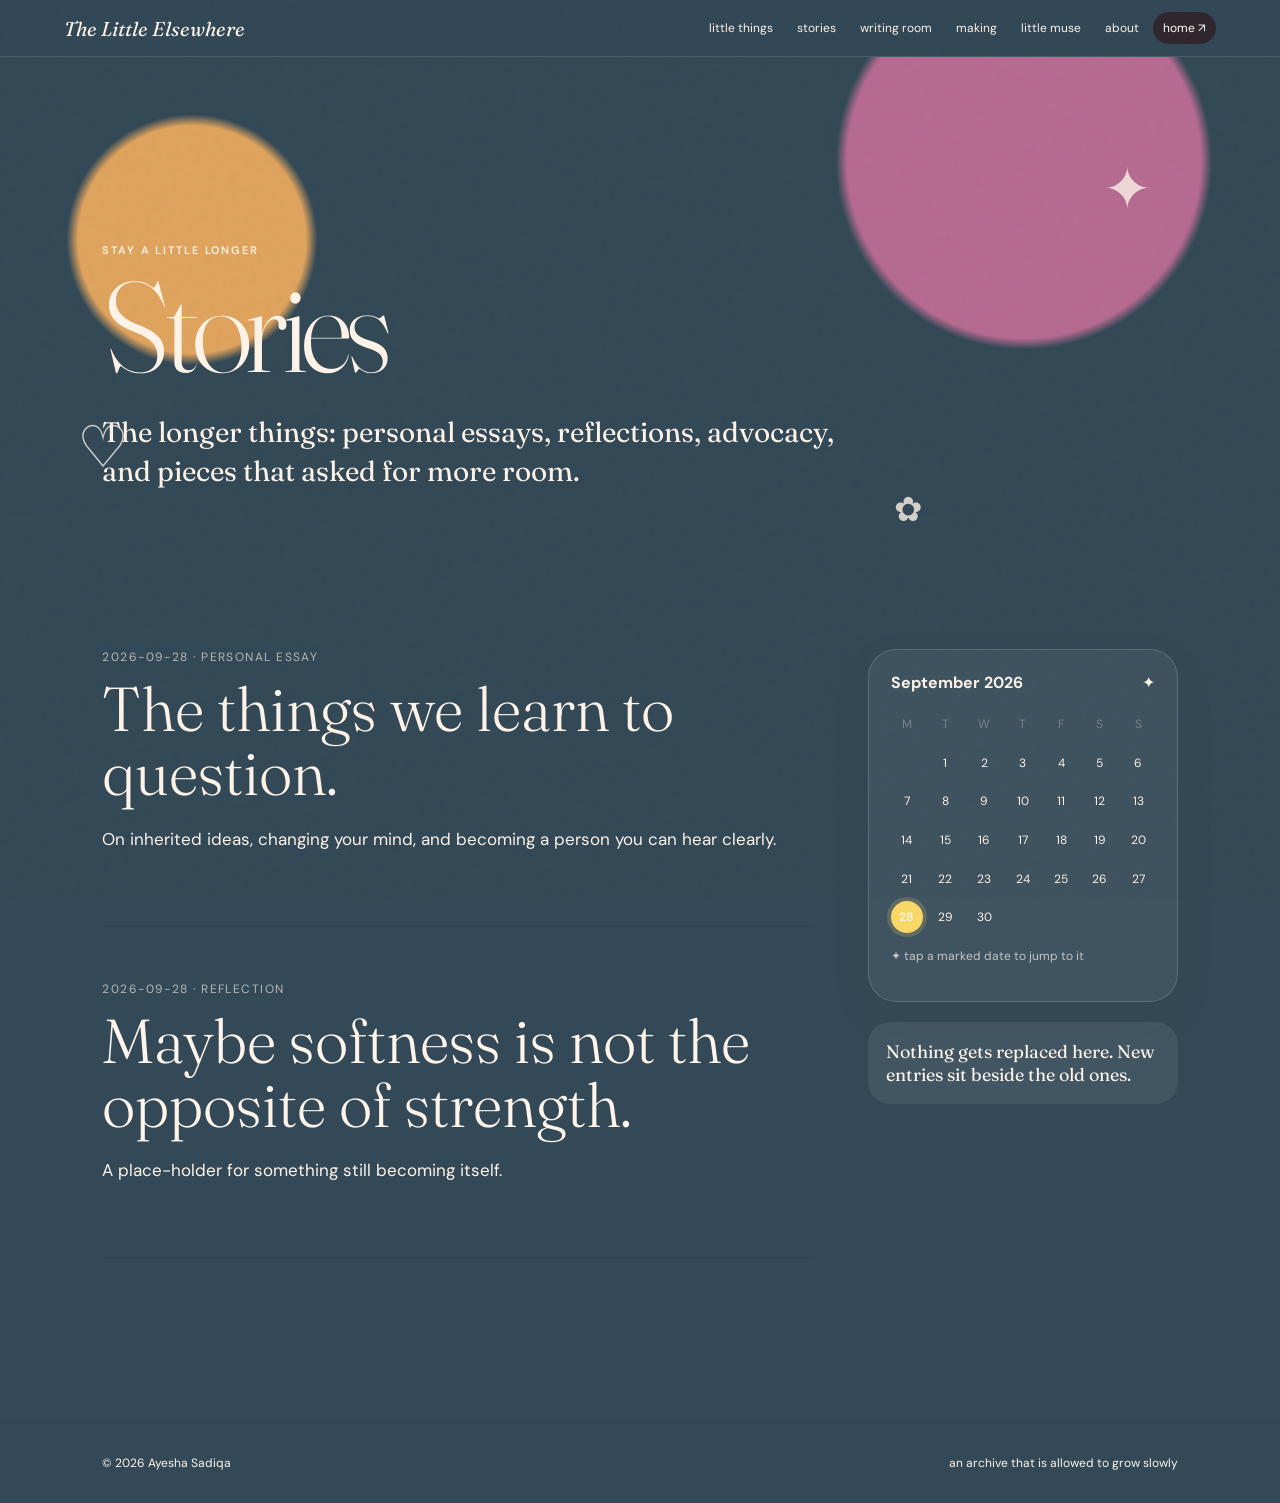
<file: stories/index.html>
<!doctype html><html lang="en"><head><meta charset="utf-8"><meta name="viewport" content="width=device-width,initial-scale=1"><title>Stories — Ayesha Sadiqa</title><link rel="stylesheet" href="/room.css"></head><body class="night"><div class="grain"></div><nav class="top"><a class="brand" href="/#home">The Little Elsewhere</a><div class="toplinks"><a href="/#little">little things</a><a href="/#stories">stories</a><a href="/#writing">writing room</a><a href="/#making">making</a><a href="/#muse">little muse</a><a href="/#about">about</a><a class="home-link" href="/#home">home ↗</a></div></nav><header class="hero"><div><div class="kicker">stay a little longer</div><h1>Stories</h1><p>The longer things: personal essays, reflections, advocacy, and pieces that asked for more room.</p></div><div class="spark a">✦</div><div class="spark b">♡</div><div class="spark c">✿</div></header><main class="page"><div class="layout"><section id="entries"><article class="entry"><div class="date">reflection</div><h2>Maybe softness is not the opposite of strength.</h2><p>A second shelf in the story room, ready for the writing when it exists.</p></article></section><aside class="side"><div class="calendar"><div class="calhead"><strong>September 2026</strong><span>✦</span></div><div class="calgrid"><span class="muted">M</span><span class="muted">T</span><span class="muted">W</span><span class="muted">T</span><span class="muted">F</span><span class="muted">S</span><span class="muted">S</span><span></span><span class="has">1</span><span>2</span><span>3</span><span>4</span><span>5</span><span>6</span><span>7</span><span>8</span><span>9</span><span>10</span><span>11</span><span>12</span><span>13</span><span>14</span><span>15</span><span>16</span><span>17</span><span>18</span><span>19</span><span>20</span><span class="has">21</span><span>22</span><span>23</span><span>24</span><span>25</span><span>26</span><span>27</span><span class="has">28</span><span>29</span><span>30</span></div><p class="legend">✦ dates with something tucked inside them</p></div><div class="archive-note">Nothing gets replaced here. New entries sit beside the old ones.</div></aside></div></main><footer class="footer"><span>© 2026 Ayesha Sadiqa</span><span>an archive that is allowed to grow slowly</span></footer><script src="/room.js"></script></body></html>
</file>
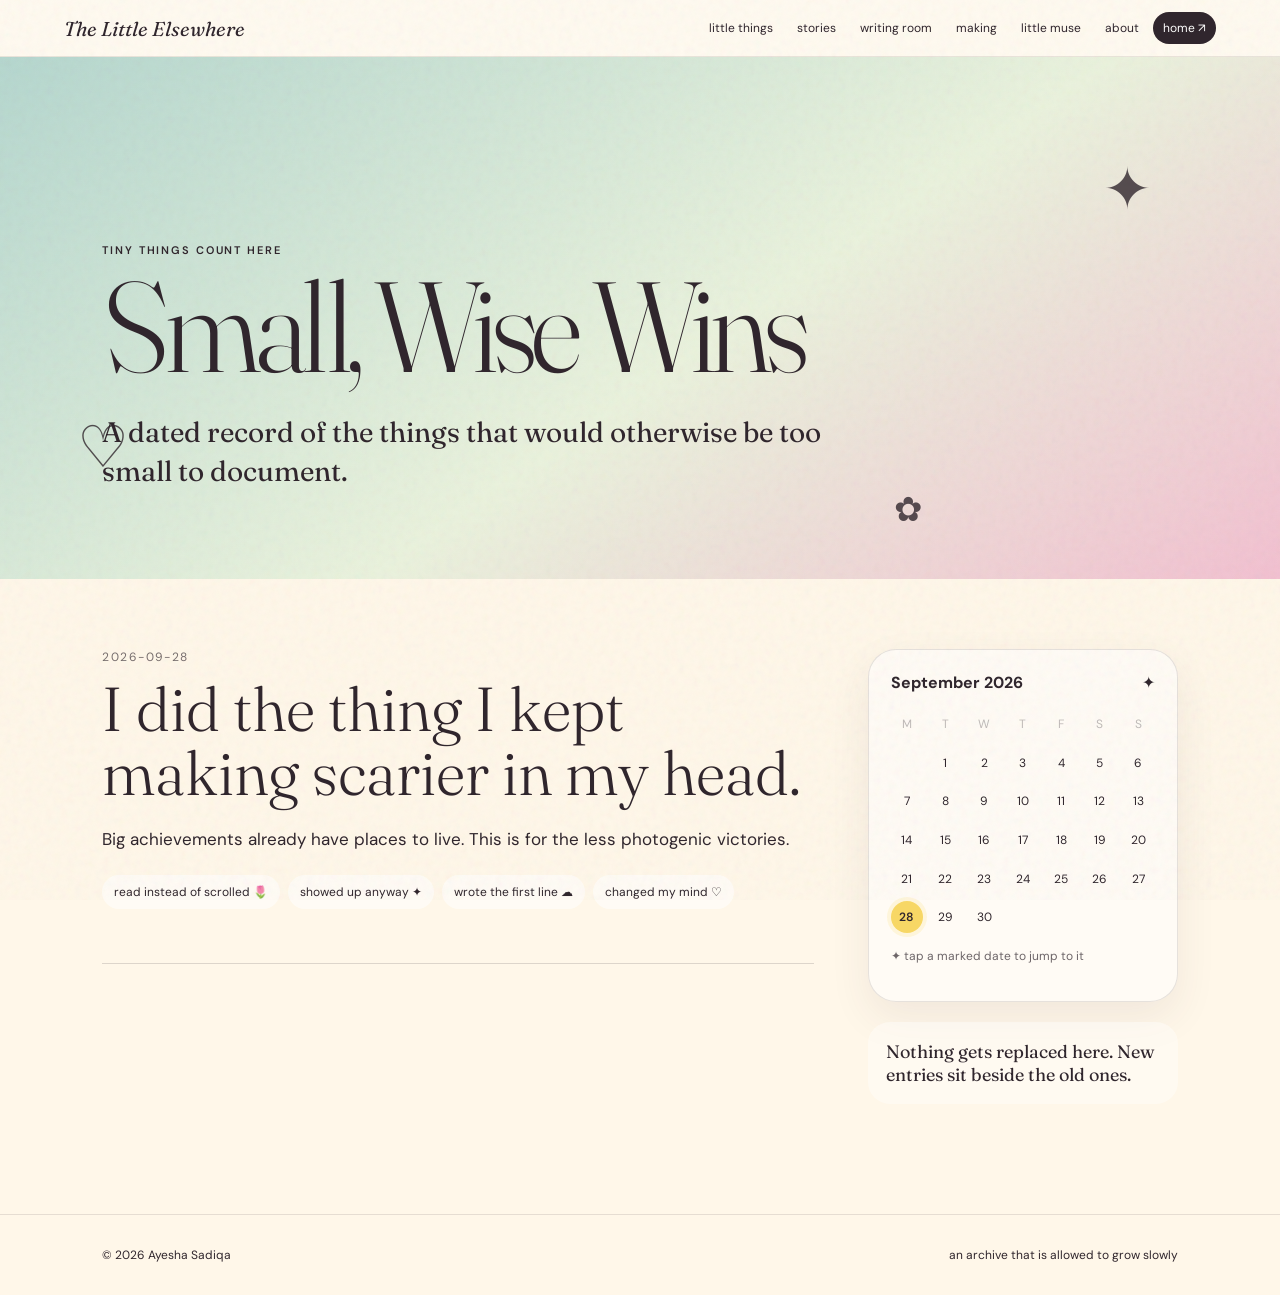
<file: wins/index.html>
<!doctype html><html lang="en"><head><meta charset="utf-8"><meta name="viewport" content="width=device-width,initial-scale=1"><title>Small, Wise Wins — Ayesha Sadiqa</title><link rel="stylesheet" href="/room.css"></head><body class="mint"><div class="grain"></div><nav class="top"><a class="brand" href="/#home">The Little Elsewhere</a><div class="toplinks"><a href="/#little">little things</a><a href="/#stories">stories</a><a href="/#writing">writing room</a><a href="/#making">making</a><a href="/#muse">little muse</a><a href="/#about">about</a><a class="home-link" href="/#home">home ↗</a></div></nav><header class="hero"><div><div class="kicker">tiny things count here</div><h1>Small, Wise Wins</h1><p>A dated record of the things that would otherwise be too small to document.</p></div><div class="spark a">✦</div><div class="spark b">♡</div><div class="spark c">✿</div></header><main class="page"><div class="layout"><section id="entries"></section><aside class="side"><div class="calendar"><div class="calhead"><strong>September 2026</strong><span>✦</span></div><div class="calgrid"><span class="muted">M</span><span class="muted">T</span><span class="muted">W</span><span class="muted">T</span><span class="muted">F</span><span class="muted">S</span><span class="muted">S</span><span></span><span class="has">1</span><span>2</span><span>3</span><span>4</span><span>5</span><span>6</span><span>7</span><span>8</span><span>9</span><span>10</span><span>11</span><span>12</span><span>13</span><span>14</span><span>15</span><span>16</span><span>17</span><span>18</span><span>19</span><span>20</span><span class="has">21</span><span>22</span><span>23</span><span>24</span><span>25</span><span>26</span><span>27</span><span class="has">28</span><span>29</span><span>30</span></div><p class="legend">✦ dates with something tucked inside them</p></div><div class="archive-note">Nothing gets replaced here. New entries sit beside the old ones.</div></aside></div></main><footer class="footer"><span>© 2026 Ayesha Sadiqa</span><span>an archive that is allowed to grow slowly</span></footer><script src="/room.js"></script></body></html>
</file>
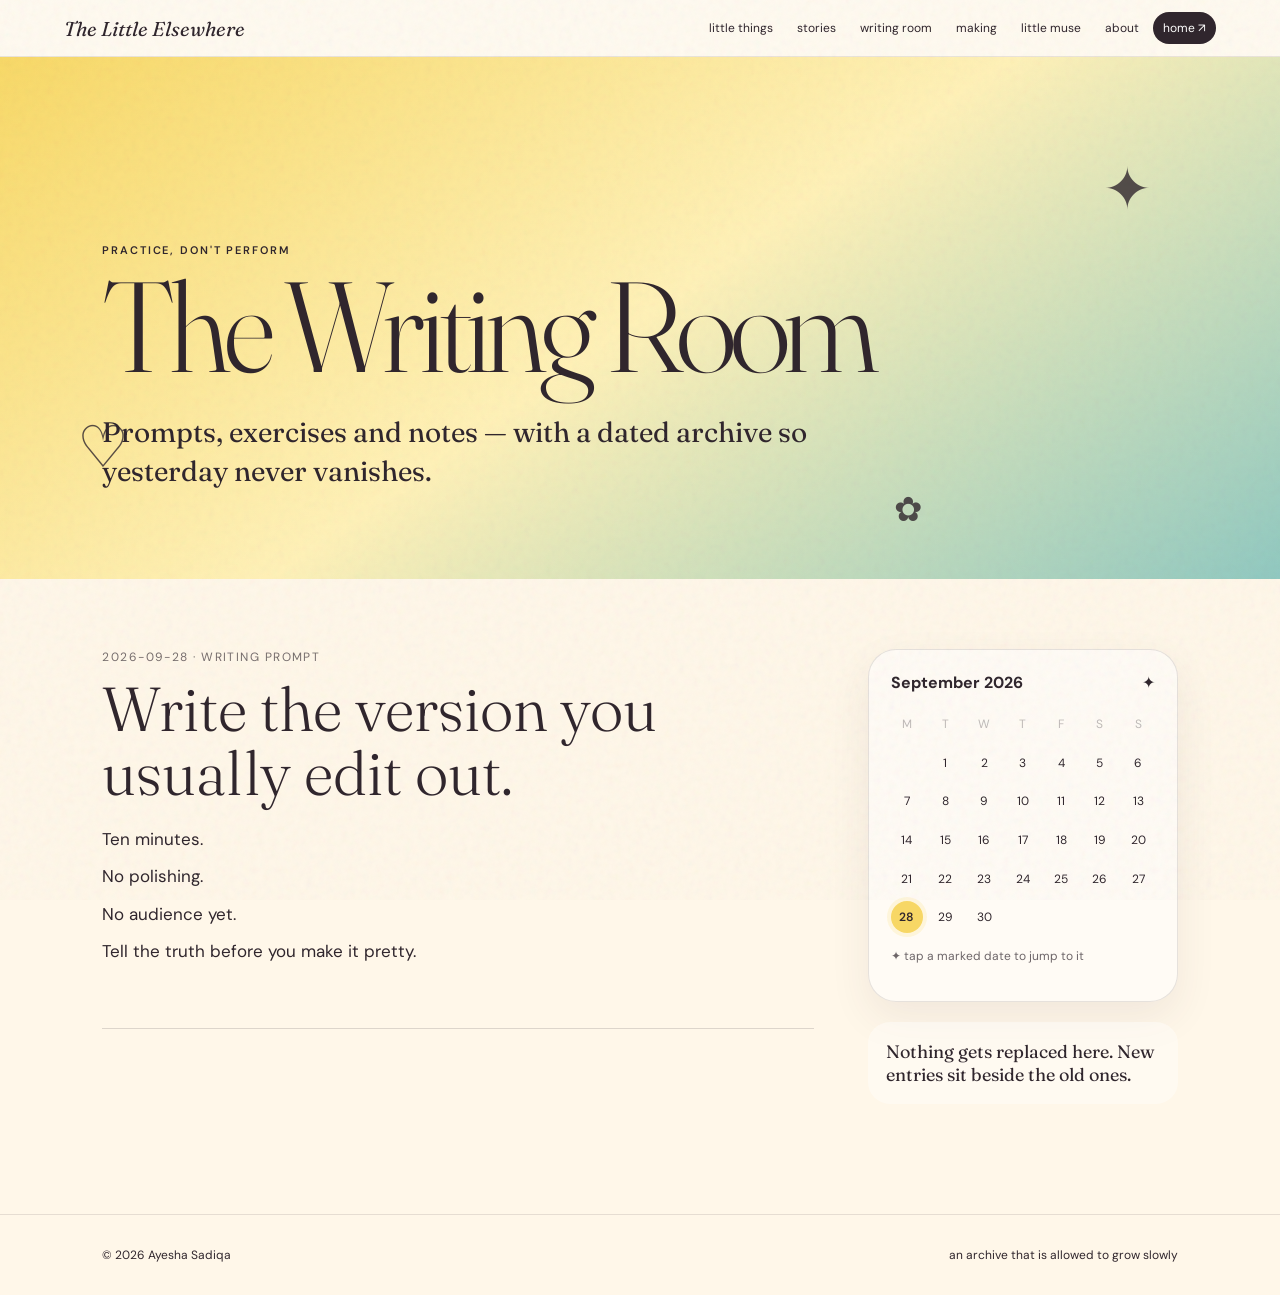
<file: writing-room/index.html>
<!doctype html><html lang="en"><head><meta charset="utf-8"><meta name="viewport" content="width=device-width,initial-scale=1"><title>The Writing Room — Ayesha Sadiqa</title><link rel="stylesheet" href="/room.css"></head><body class="yellow"><div class="grain"></div><nav class="top"><a class="brand" href="/#home">The Little Elsewhere</a><div class="toplinks"><a href="/#little">little things</a><a href="/#stories">stories</a><a href="/#writing">writing room</a><a href="/#making">making</a><a href="/#muse">little muse</a><a href="/#about">about</a><a class="home-link" href="/#home">home ↗</a></div></nav><header class="hero"><div><div class="kicker">practice, don't perform</div><h1>The Writing Room</h1><p>Prompts, exercises and notes — with a dated archive so yesterday never vanishes.</p></div><div class="spark a">✦</div><div class="spark b">♡</div><div class="spark c">✿</div></header><main class="page"><div class="layout"><section id="entries"></section><aside class="side"><div class="calendar"><div class="calhead"><strong>September 2026</strong><span>✦</span></div><div class="calgrid"><span class="muted">M</span><span class="muted">T</span><span class="muted">W</span><span class="muted">T</span><span class="muted">F</span><span class="muted">S</span><span class="muted">S</span><span></span><span class="has">1</span><span>2</span><span>3</span><span>4</span><span>5</span><span>6</span><span>7</span><span>8</span><span>9</span><span>10</span><span>11</span><span>12</span><span>13</span><span>14</span><span>15</span><span>16</span><span>17</span><span>18</span><span>19</span><span>20</span><span class="has">21</span><span>22</span><span>23</span><span>24</span><span>25</span><span>26</span><span>27</span><span class="has">28</span><span>29</span><span>30</span></div><p class="legend">✦ dates with something tucked inside them</p></div><div class="archive-note">Nothing gets replaced here. New entries sit beside the old ones.</div></aside></div></main><footer class="footer"><span>© 2026 Ayesha Sadiqa</span><span>an archive that is allowed to grow slowly</span></footer><script src="/room.js"></script></body></html>
</file>
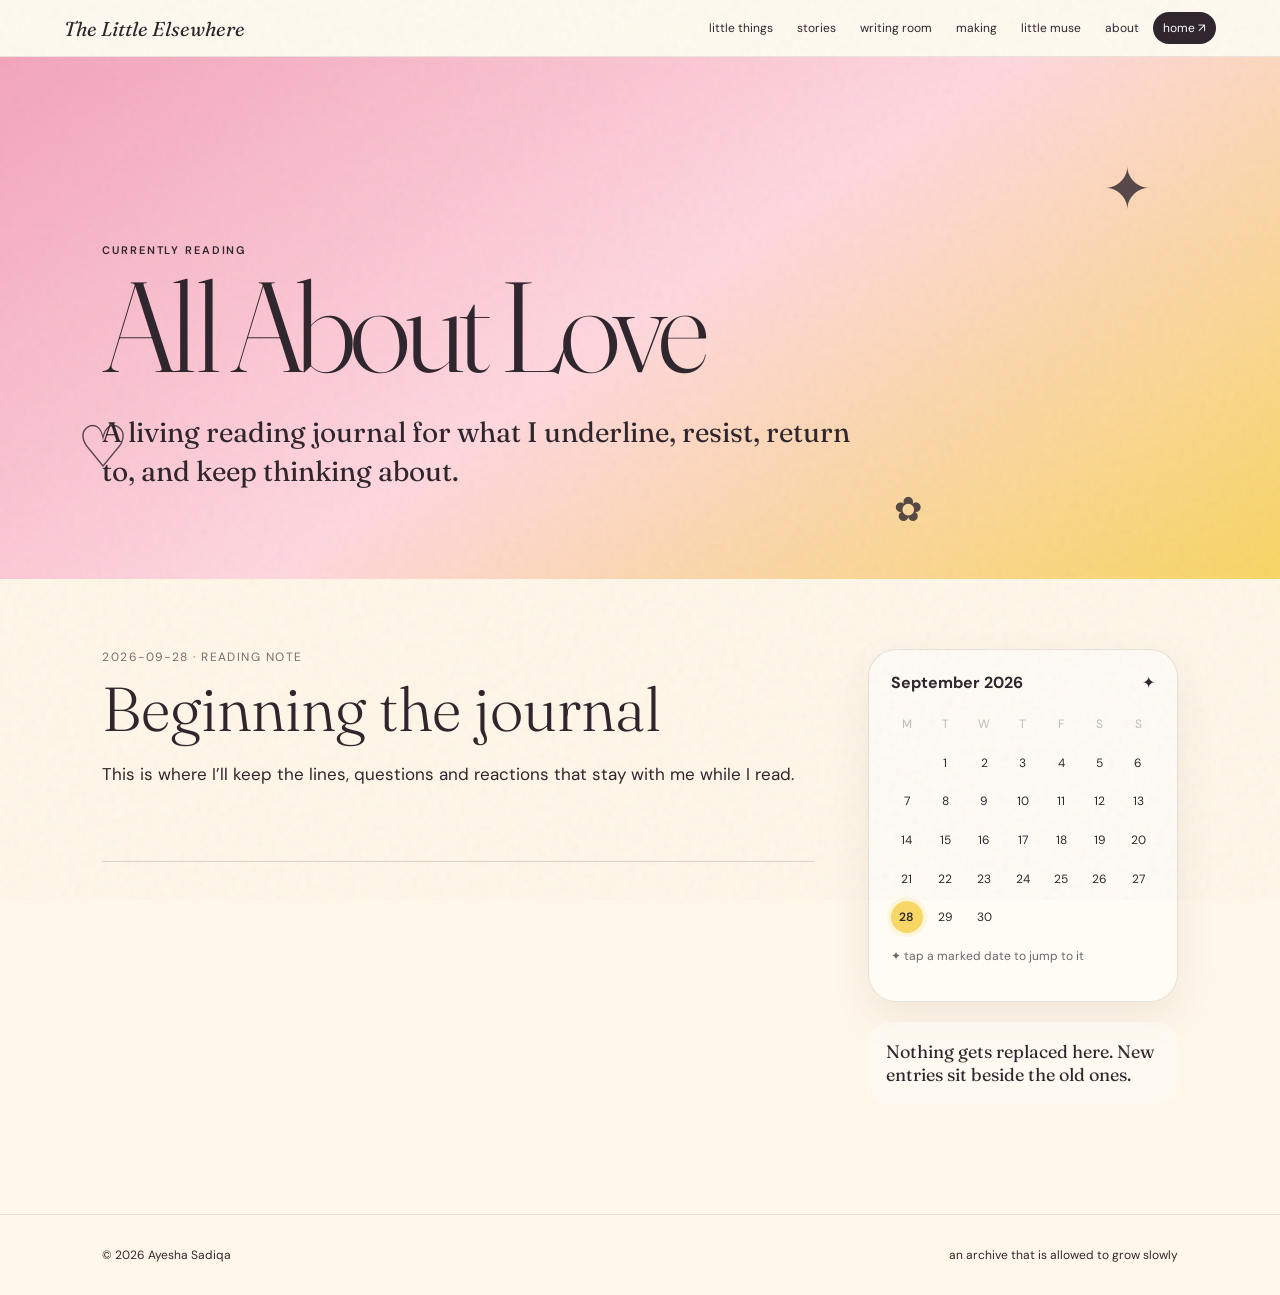
<file: little-things/all-about-love.html>
<!doctype html><html lang="en"><head><meta charset="utf-8"><meta name="viewport" content="width=device-width,initial-scale=1"><title>All About Love — Ayesha Sadiqa</title><link rel="stylesheet" href="/room.css"></head><body class="pink"><div class="grain"></div><nav class="top"><a class="brand" href="/#home">The Little Elsewhere</a><div class="toplinks"><a href="/#little">little things</a><a href="/#stories">stories</a><a href="/#writing">writing room</a><a href="/#making">making</a><a href="/#muse">little muse</a><a href="/#about">about</a><a class="home-link" href="/#home">home ↗</a></div></nav><header class="hero"><div><div class="kicker">currently reading</div><h1>All About Love</h1><p>A living reading journal for what I underline, resist, return to, and keep thinking about.</p></div><div class="spark a">✦</div><div class="spark b">♡</div><div class="spark c">✿</div></header><main class="page"><div class="layout"><section id="entries"><article class="entry"><div class="date">28 September 2026 · currently reading</div><h2>All About Love — bell hooks</h2><p>This is the beginning of a living reading journal. Instead of reducing a whole book to a rating, this page is for the lines, arguments, questions and tiny discomforts that stay with me while I read.</p><blockquote>What stayed with me today?</blockquote><p>I want this space to hold my own notes as I go: what I agree with, what I resist, what makes me rethink something I thought I already understood, and the parts I want to return to later.</p></article><article class="entry"><div class="date">space waiting for the next note</div><h2>Things I want to keep adding</h2><p>Lines I keep thinking about. Things I disagreed with. Questions the book gave me. Notes written halfway through a chapter. None of it has to sound finished.</p></article></section><aside class="side"><div class="calendar"><div class="calhead"><strong>September 2026</strong><span>✦</span></div><div class="calgrid"><span class="muted">M</span><span class="muted">T</span><span class="muted">W</span><span class="muted">T</span><span class="muted">F</span><span class="muted">S</span><span class="muted">S</span><span></span><span class="has">1</span><span>2</span><span>3</span><span>4</span><span>5</span><span>6</span><span>7</span><span>8</span><span>9</span><span>10</span><span>11</span><span>12</span><span>13</span><span>14</span><span>15</span><span>16</span><span>17</span><span>18</span><span>19</span><span>20</span><span class="has">21</span><span>22</span><span>23</span><span>24</span><span>25</span><span>26</span><span>27</span><span class="has">28</span><span>29</span><span>30</span></div><p class="legend">✦ dates with something tucked inside them</p></div><div class="archive-note">Nothing gets replaced here. New entries sit beside the old ones.</div></aside></div></main><footer class="footer"><span>© 2026 Ayesha Sadiqa</span><span>an archive that is allowed to grow slowly</span></footer><script src="/room.js"></script></body></html>
</file>
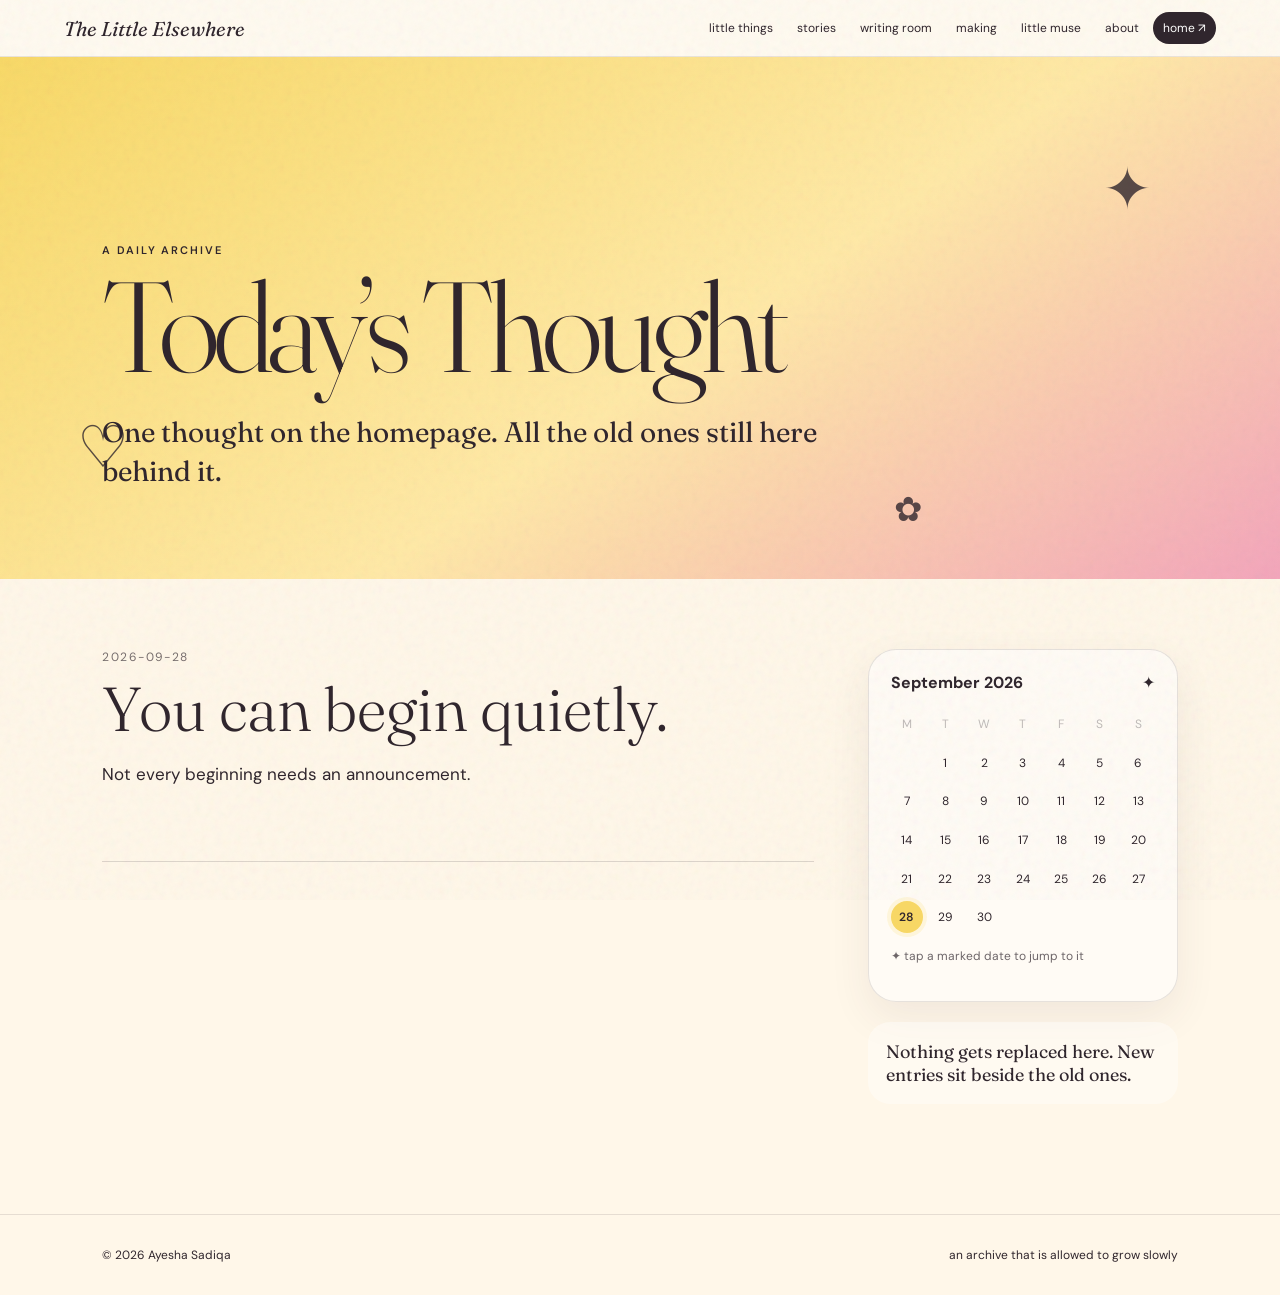
<file: little-things/todays-thought.html>
<!doctype html><html lang="en"><head><meta charset="utf-8"><meta name="viewport" content="width=device-width,initial-scale=1"><title>Today’s Thought — Ayesha Sadiqa</title><link rel="stylesheet" href="/room.css"></head><body class="gold"><div class="grain"></div><nav class="top"><a class="brand" href="/#home">The Little Elsewhere</a><div class="toplinks"><a href="/#little">little things</a><a href="/#stories">stories</a><a href="/#writing">writing room</a><a href="/#making">making</a><a href="/#muse">little muse</a><a href="/#about">about</a><a class="home-link" href="/#home">home ↗</a></div></nav><header class="hero"><div><div class="kicker">a daily archive</div><h1>Today’s Thought</h1><p>One thought on the homepage. All the old ones still here behind it.</p></div><div class="spark a">✦</div><div class="spark b">♡</div><div class="spark c">✿</div></header><main class="page"><div class="layout"><section id="entries"></section><aside class="side"><div class="calendar"><div class="calhead"><strong>September 2026</strong><span>✦</span></div><div class="calgrid"><span class="muted">M</span><span class="muted">T</span><span class="muted">W</span><span class="muted">T</span><span class="muted">F</span><span class="muted">S</span><span class="muted">S</span><span></span><span class="has">1</span><span>2</span><span>3</span><span>4</span><span>5</span><span>6</span><span>7</span><span>8</span><span>9</span><span>10</span><span>11</span><span>12</span><span>13</span><span>14</span><span>15</span><span>16</span><span>17</span><span>18</span><span>19</span><span>20</span><span class="has">21</span><span>22</span><span>23</span><span>24</span><span>25</span><span>26</span><span>27</span><span class="has">28</span><span>29</span><span>30</span></div><p class="legend">✦ dates with something tucked inside them</p></div><div class="archive-note">Nothing gets replaced here. New entries sit beside the old ones.</div></aside></div></main><footer class="footer"><span>© 2026 Ayesha Sadiqa</span><span>an archive that is allowed to grow slowly</span></footer><script src="/room.js"></script></body></html>
</file>
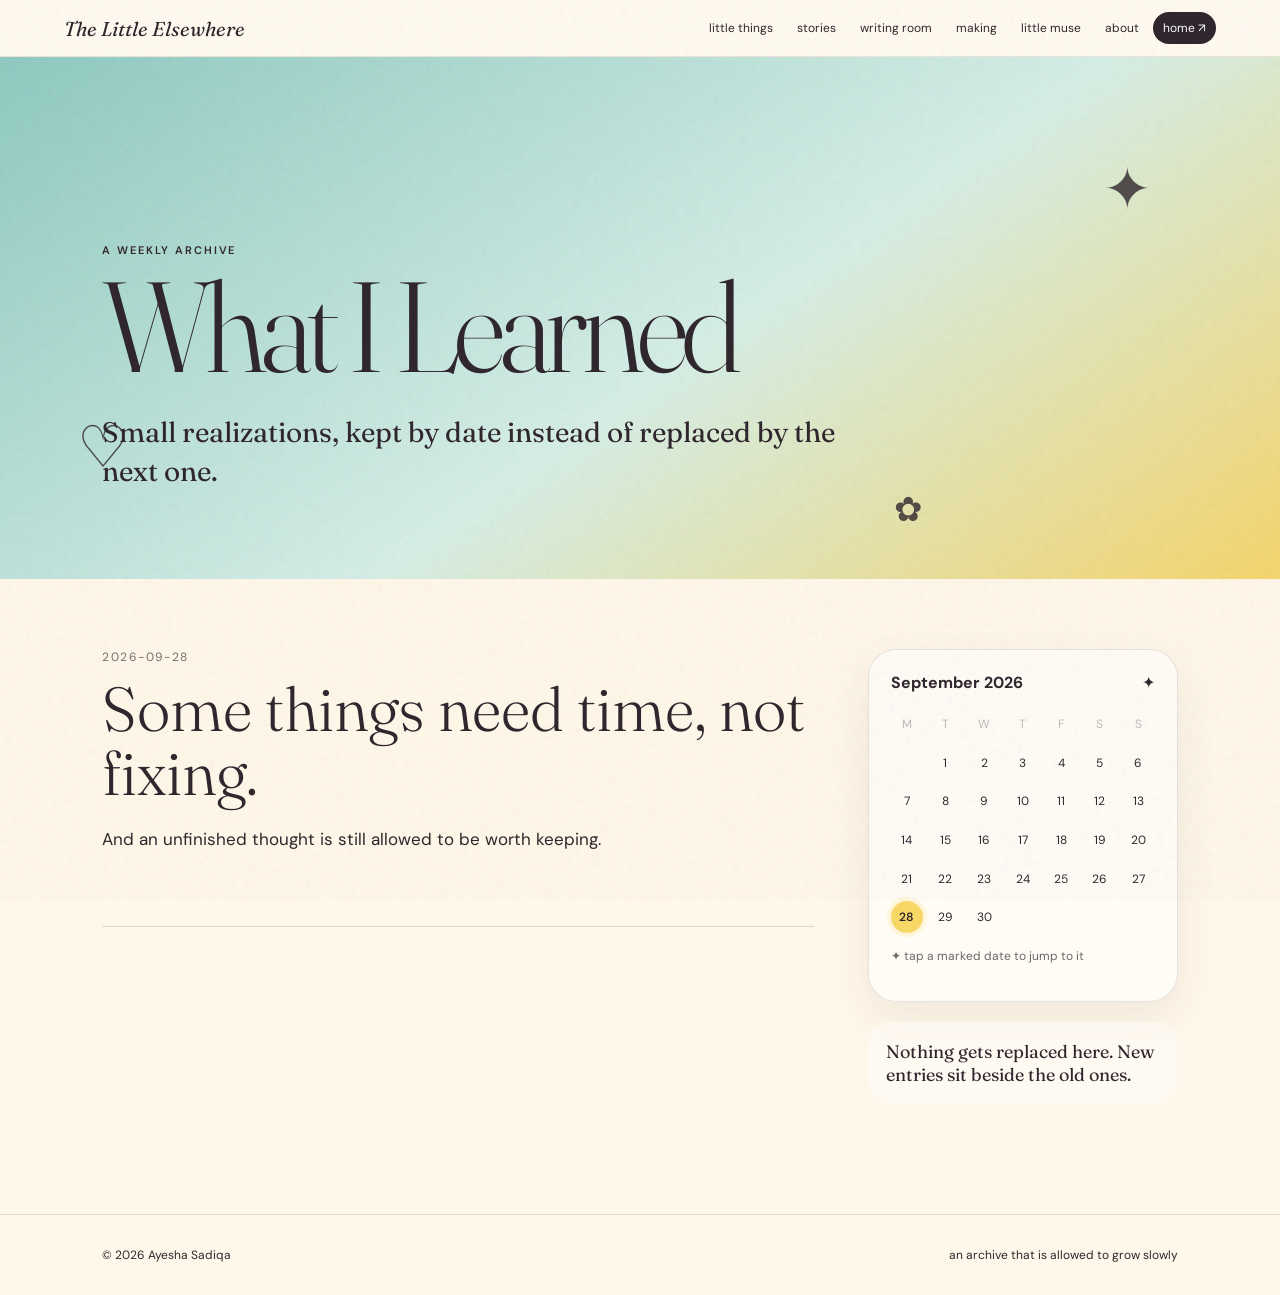
<file: little-things/what-i-learned.html>
<!doctype html><html lang="en"><head><meta charset="utf-8"><meta name="viewport" content="width=device-width,initial-scale=1"><title>What I Learned — Ayesha Sadiqa</title><link rel="stylesheet" href="/room.css"></head><body class="teal"><div class="grain"></div><nav class="top"><a class="brand" href="/#home">The Little Elsewhere</a><div class="toplinks"><a href="/#little">little things</a><a href="/#stories">stories</a><a href="/#writing">writing room</a><a href="/#making">making</a><a href="/#muse">little muse</a><a href="/#about">about</a><a class="home-link" href="/#home">home ↗</a></div></nav><header class="hero"><div><div class="kicker">a weekly archive</div><h1>What I Learned</h1><p>Small realizations, kept by date instead of replaced by the next one.</p></div><div class="spark a">✦</div><div class="spark b">♡</div><div class="spark c">✿</div></header><main class="page"><div class="layout"><section id="entries"></section><aside class="side"><div class="calendar"><div class="calhead"><strong>September 2026</strong><span>✦</span></div><div class="calgrid"><span class="muted">M</span><span class="muted">T</span><span class="muted">W</span><span class="muted">T</span><span class="muted">F</span><span class="muted">S</span><span class="muted">S</span><span></span><span class="has">1</span><span>2</span><span>3</span><span>4</span><span>5</span><span>6</span><span>7</span><span>8</span><span>9</span><span>10</span><span>11</span><span>12</span><span>13</span><span>14</span><span>15</span><span>16</span><span>17</span><span>18</span><span>19</span><span>20</span><span class="has">21</span><span>22</span><span>23</span><span>24</span><span>25</span><span>26</span><span>27</span><span class="has">28</span><span>29</span><span>30</span></div><p class="legend">✦ dates with something tucked inside them</p></div><div class="archive-note">Nothing gets replaced here. New entries sit beside the old ones.</div></aside></div></main><footer class="footer"><span>© 2026 Ayesha Sadiqa</span><span>an archive that is allowed to grow slowly</span></footer><script src="/room.js"></script></body></html>
</file>
<file: room.css>
@import url('https://fonts.googleapis.com/css2?family=DM+Sans:wght@400;500;600&family=Fraunces:opsz,wght@9..144,300;9..144,500&display=swap');
:root{--ink:#30262d;--cream:#fff7e9;--pink:#f3a6bc;--rose:#d94e7d;--butter:#f7d765;--teal:#78bdb5;--blue:#315061}*{box-sizing:border-box}html{scroll-behavior:smooth}body{margin:0;color:var(--ink);font-family:'DM Sans',sans-serif;background:var(--cream)}a{color:inherit;text-decoration:none}.grain{position:fixed;inset:0;pointer-events:none;z-index:90;opacity:.06;mix-blend-mode:multiply;background-image:url("data:image/svg+xml,%3Csvg viewBox='0 0 160 160' xmlns='http://www.w3.org/2000/svg'%3E%3Cfilter id='n'%3E%3CfeTurbulence type='fractalNoise' baseFrequency='.8' numOctaves='4' stitchTiles='stitch'/%3E%3C/filter%3E%3Crect width='100%25' height='100%25' filter='url(%23n)'/%3E%3C/svg%3E")}.top{position:sticky;top:0;z-index:30;padding:18px 5vw;display:flex;justify-content:space-between;align-items:center;background:rgba(255,249,239,.8);backdrop-filter:blur(16px);border-bottom:1px solid rgba(48,38,45,.1)}.brand{font-family:'Fraunces',serif;font-style:italic;font-size:20px}.back{font-size:12px;border:1px solid rgba(48,38,45,.35);padding:9px 13px;border-radius:999px}.hero{min-height:58vh;padding:90px 8vw 60px;display:flex;align-items:end;position:relative;overflow:hidden}.hero h1{font-family:'Fraunces',serif;font-size:clamp(58px,10vw,128px);line-height:.9;letter-spacing:-.05em;margin:12px 0;max-width:1050px;font-weight:300}.hero p{font-family:'Fraunces',serif;font-size:clamp(20px,2.2vw,30px);max-width:760px;line-height:1.4}.kicker{text-transform:uppercase;letter-spacing:.17em;font-size:11px;font-weight:600}.page{padding:70px 8vw 110px}.layout{display:grid;grid-template-columns:minmax(0,1fr) 310px;gap:54px;align-items:start;max-width:1200px;margin:auto}.entry{padding:0 0 54px;margin-bottom:54px;border-bottom:1px solid rgba(48,38,45,.16)}.date{font-size:12px;letter-spacing:.12em;text-transform:uppercase;opacity:.65}.entry h2{font-family:'Fraunces',serif;font-weight:300;font-size:clamp(34px,5vw,62px);line-height:1.04;margin:12px 0 18px}.entry p{font-size:17px;line-height:1.8;max-width:760px}.entry blockquote{font-family:'Fraunces',serif;font-size:28px;line-height:1.35;border-left:3px solid currentColor;padding-left:22px;margin:34px 0;opacity:.9}.side{position:sticky;top:95px}.calendar{background:rgba(255,255,255,.55);border:1px solid rgba(48,38,45,.12);border-radius:28px;padding:22px;box-shadow:0 16px 40px rgba(80,50,60,.08)}.calhead{display:flex;justify-content:space-between;align-items:center;margin-bottom:15px}.calgrid{display:grid;grid-template-columns:repeat(7,1fr);gap:6px;text-align:center;font-size:12px}.calgrid span,.calgrid button{aspect-ratio:1;display:grid;place-items:center;border-radius:50%;border:0;background:transparent;color:inherit;font:inherit}.calgrid button{cursor:pointer}.calgrid .has{background:var(--butter);font-weight:600;box-shadow:0 0 0 4px rgba(247,215,101,.18)}.calgrid .muted{opacity:.3}.legend{font-size:12px;line-height:1.6;opacity:.7;margin-top:14px}.archive-note{margin-top:20px;padding:18px;border-radius:22px;background:rgba(255,255,255,.38);font-family:'Fraunces',serif;font-size:18px}.footer{padding:32px 8vw;border-top:1px solid rgba(48,38,45,.12);font-size:12px;display:flex;justify-content:space-between}.pink .hero{background:linear-gradient(145deg,#f3a6bc,#ffd8df 50%,#f7d765)}.teal .hero{background:linear-gradient(145deg,#8fcac1,#d6eee6 55%,#f5d56d)}.gold .hero{background:linear-gradient(145deg,#f8d968,#ffe9a7 55%,#f3a6bc)}.mint .hero{background:linear-gradient(145deg,#b6d7cf,#eaf2dd 55%,#f2c1d1)}.night{background:#334957;color:#fff4e9}.night .top{background:rgba(51,73,87,.84);border-color:rgba(255,255,255,.12)}.night .hero{background:radial-gradient(circle at 15% 35%,#e0a45e 0 10%,transparent 11%),radial-gradient(circle at 80% 20%,#b76b91 0 16%,transparent 17%),#334957}.night .calendar{background:rgba(255,255,255,.06);border-color:rgba(255,255,255,.15)}.night .archive-note{background:rgba(255,255,255,.07)}.yellow .hero{background:linear-gradient(145deg,#f8d968,#fff1b8 50%,#91c9c1)}.spark{position:absolute;font-size:58px;animation:bob 4.5s ease-in-out infinite;opacity:.8}.spark.a{right:10%;top:18%}.spark.b{left:6%;bottom:18%;animation-delay:-2s}.spark.c{right:28%;bottom:9%;font-size:34px;animation-delay:-1s}@keyframes bob{50%{transform:translateY(-13px) rotate(7deg)}}@media(max-width:820px){.layout{grid-template-columns:1fr}.side{position:static}.hero{padding:70px 6vw 45px}.page{padding:50px 6vw 85px}.footer{padding:28px 6vw;gap:20px;flex-direction:column}}
@media(max-width:820px){
  body{overflow-x:hidden}
  .top{padding:12px 14px;gap:10px;position:sticky;top:0}
  .brand{font-size:17px;white-space:nowrap}
  .back{font-size:10px;padding:8px 10px;white-space:nowrap}
  .hero{min-height:auto;padding:66px 20px 48px;align-items:flex-end}
  .hero h1{font-size:clamp(50px,16vw,76px);line-height:.92;margin:10px 0 14px}
  .hero p{font-size:20px;line-height:1.45;margin:0;max-width:100%}
  .spark.a{right:8%;top:10%;font-size:40px}
  .spark.b{left:2%;bottom:8%;font-size:38px}
  .spark.c{right:23%;bottom:7%;font-size:26px}
  .page{padding:44px 20px 82px}
  .layout{grid-template-columns:1fr;gap:36px}
  .entry{padding-bottom:38px;margin-bottom:38px}
  .entry h2{font-size:clamp(34px,10vw,48px);line-height:1.06;margin:10px 0 16px}
  .entry p{font-size:16px;line-height:1.75}
  .entry blockquote{font-size:24px;line-height:1.4;padding-left:17px;margin:26px 0}
  .date{font-size:10px;line-height:1.5}
  .side{position:static}
  .calendar{border-radius:24px;padding:18px}
  .calhead{font-size:14px}
  .calgrid{gap:5px;font-size:11px}
  .calgrid span{min-height:34px}
  .archive-note{font-size:17px;line-height:1.5;padding:16px;border-radius:18px}
  .footer{padding:24px 20px 34px;gap:8px;flex-direction:column;line-height:1.5}
}
@media(max-width:380px){
  .brand{font-size:15px}
  .back{font-size:9px}
  .hero{padding-left:16px;padding-right:16px}
  .page{padding-left:16px;padding-right:16px}
  .calendar{padding:15px}
  .calgrid{gap:3px}
}
@media(prefers-reduced-motion:reduce){
  *,*:before,*:after{animation-duration:.001ms!important;animation-iteration-count:1!important;scroll-behavior:auto!important}
}

/* persistent site navigation */
.top{position:sticky;top:0;z-index:80;display:flex;align-items:center;justify-content:space-between;gap:18px;padding:12px max(20px,5vw);background:rgba(255,250,241,.9);backdrop-filter:blur(18px);border-bottom:1px solid rgba(48,38,45,.1)}
.toplinks{display:flex;align-items:center;gap:4px;flex-wrap:wrap;justify-content:flex-end}.toplinks a{font-size:12px;padding:8px 10px;border-radius:999px}.toplinks a:hover,.toplinks a:focus-visible{background:#fff}.toplinks .home-link{background:#30262d;color:#fff}
@media(max-width:820px){.top{position:sticky;padding:10px 14px}.top .brand{font-size:16px;white-space:nowrap}.toplinks{overflow-x:auto;flex-wrap:nowrap;justify-content:flex-start;scrollbar-width:none}.toplinks::-webkit-scrollbar{display:none}.toplinks a{white-space:nowrap;font-size:11px}.toplinks a:not(.home-link):nth-child(n+4){display:none}}
</file>
